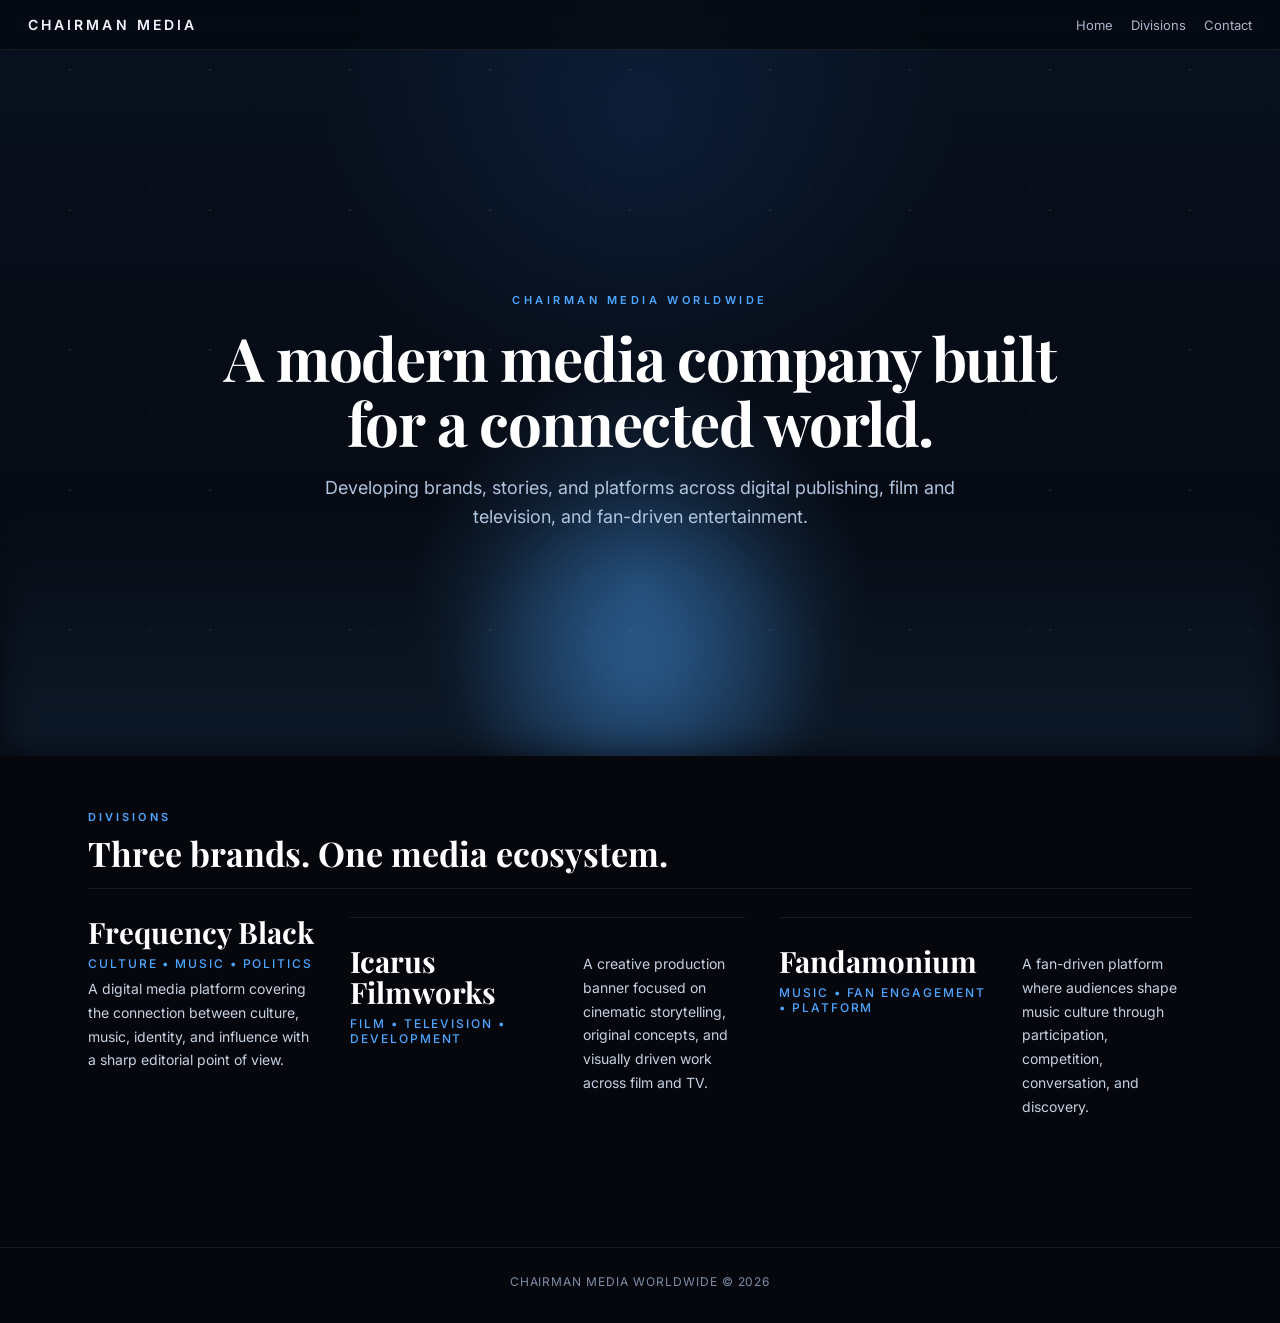
<file: Websites/index.html>
<!DOCTYPE html>
<html lang="en">
<head>
  <meta charset="UTF-8" />
  <meta name="viewport" content="width=device-width, initial-scale=1.0" />
  <title>Chairman Media Worldwide</title>

  <link href="https://fonts.googleapis.com/css2?family=Inter:wght@300;400;500;600&family=Playfair+Display:wght@500;700&display=swap" rel="stylesheet" />

  <style>
    :root{
      --blue:#4da6ff;
      --dark:#05070d;
      --dark-2:#08111f;
      --text:#ffffff;
      --muted:#b0c4de;
      --line:rgba(255,255,255,0.08);
    }

    *{
      box-sizing:border-box;
    }

    html{
      scroll-behavior:smooth;
    }

    body{
      margin:0;
      font-family:'Inter', sans-serif;
      background:#05070d;
      color:var(--text);
      overflow-x:hidden;
    }

    a{
      text-decoration:none;
      color:inherit;
    }

    /* NAV */
    nav{
      position:fixed;
      top:0;
      left:0;
      width:100%;
      z-index:1000;
      display:flex;
      justify-content:space-between;
      align-items:center;
      padding:16px 28px;
      background:rgba(5,7,13,0.72);
      backdrop-filter:blur(10px);
      border-bottom:1px solid var(--line);
    }

    .brand{
      font-size:14px;
      font-weight:600;
      letter-spacing:0.22em;
      text-transform:uppercase;
      color:#f2f6ff;
      white-space:nowrap;
    }

    .nav-links{
      display:flex;
      align-items:center;
      gap:18px;
      flex-wrap:wrap;
    }

    .nav-links a{
      font-size:13px;
      color:#a8b6cb;
      transition:color .25s ease;
    }

    .nav-links a:hover{
      color:#ffffff;
    }

    /* HERO */
    .hero{
      position:relative;
      min-height:84vh;
      display:flex;
      align-items:center;
      justify-content:center;
      text-align:center;
      padding:120px 20px 56px;
      overflow:hidden;
      background:
        radial-gradient(circle at 50% 78%, rgba(77,166,255,0.28), transparent 26%),
        radial-gradient(circle at 50% 15%, rgba(22,58,112,0.32), transparent 35%),
        linear-gradient(to bottom, var(--dark-2), var(--dark));
    }

    .hero::before{
      content:"";
      position:absolute;
      inset:0;
      background:
        radial-gradient(circle at 50% 88%, rgba(77,166,255,0.35), transparent 20%),
        linear-gradient(to top, rgba(77,166,255,0.12), transparent 35%);
      filter:blur(18px);
      pointer-events:none;
    }

    .hero::after{
      content:"";
      position:absolute;
      inset:0;
      background-image:
        radial-gradient(circle, rgba(255,255,255,0.7) 1px, transparent 1.2px),
        radial-gradient(circle, rgba(255,255,255,0.35) 1px, transparent 1.2px);
      background-size: 140px 140px, 220px 220px;
      background-position: 0 0, 40px 80px;
      opacity:0.12;
      pointer-events:none;
    }

    .hero-inner{
      position:relative;
      z-index:2;
      max-width:920px;
      margin:0 auto;
    }

    .eyebrow{
      display:inline-block;
      margin-bottom:18px;
      font-size:11px;
      font-weight:600;
      letter-spacing:0.32em;
      text-transform:uppercase;
      color:var(--blue);
    }

    .hero h1{
      margin:0;
      font-family:'Playfair Display', serif;
      font-size:clamp(34px, 5vw, 60px);
      line-height:1.08;
      font-weight:700;
      letter-spacing:-0.02em;
      animation:fadeUp 1.1s ease forwards;
    }

    .hero p{
      max-width:680px;
      margin:18px auto 0;
      font-size:clamp(15px, 1.5vw, 18px);
      line-height:1.65;
      color:var(--muted);
      animation:fadeUp 1.6s ease forwards;
    }

    @keyframes fadeUp{
      from{
        opacity:0;
        transform:translateY(26px);
      }
      to{
        opacity:1;
        transform:translateY(0);
      }
    }

    /* SECTION */
    .section{
      max-width:1160px;
      margin:0 auto;
      padding:54px 28px 72px;
    }

    .section-head{
      margin-bottom:16px;
    }

    .section-label{
      font-size:11px;
      font-weight:600;
      letter-spacing:0.28em;
      text-transform:uppercase;
      color:var(--blue);
    }

    .section-title{
      margin:10px 0 0;
      font-family:'Playfair Display', serif;
      font-size:clamp(24px, 3vw, 34px);
      line-height:1.12;
    }

    /* ROWS */
    .row{
      display:flex;
      justify-content:space-between;
      gap:34px;
      padding:28px 0;
      border-top:1px solid var(--line);
      opacity:0;
      transform:translateY(28px);
      transition:opacity .8s ease, transform .8s ease, border-color .25s ease;
    }

    .row.show{
      opacity:1;
      transform:translateY(0);
    }

    .row:hover{
      border-color:rgba(77,166,255,0.28);
    }

    .left{
      flex:1 1 55%;
    }

    .left h2{
      margin:0 0 8px;
      font-family:'Playfair Display', serif;
      font-size:clamp(22px, 2.3vw, 32px);
      line-height:1.05;
      font-weight:700;
    }

    .left span{
      display:block;
      font-size:12px;
      font-weight:500;
      letter-spacing:0.16em;
      text-transform:uppercase;
      color:var(--blue);
    }

    .right{
      flex:1 1 45%;
      max-width:420px;
      color:#c6d2e1;
      font-size:14px;
      line-height:1.7;
      padding-top:6px;
    }

    footer{
      border-top:1px solid var(--line);
      text-align:center;
      padding:26px 20px 34px;
      color:#7f8ea6;
      font-size:12px;
      letter-spacing:0.08em;
      text-transform:uppercase;
    }

    @media (max-width: 900px){
      .hero{
        min-height:auto;
        padding:112px 20px 52px;
      }

      .row{
        flex-direction:column;
        gap:14px;
      }

      .right{
        max-width:none;
        padding-top:0;
      }
    }

    @media (max-width: 640px){
      nav{
        padding:14px 18px;
      }

      .brand{
        font-size:12px;
        letter-spacing:0.16em;
      }

      .nav-links{
        gap:12px;
      }

      .nav-links a{
        font-size:12px;
      }

      .hero{
        padding:104px 18px 46px;
      }

      .section{
        padding:42px 18px 56px;
      }
    }
  </style>
</head>
<body>

  <nav>
    <div class="brand">Chairman Media</div>
    <div class="nav-links">
      <a href="#home">Home</a>
      <a href="#divisions">Divisions</a>
      <a href="#contact">Contact</a>
    </div>
  </nav>

  <section class="hero" id="home">
    <div class="hero-inner">
      <div class="eyebrow">Chairman Media Worldwide</div>
      <h1>
        A modern media company built for a connected world.
      </h1>
      <p>
        Developing brands, stories, and platforms across digital publishing,
        film and television, and fan-driven entertainment.
      </p>
    </div>
  </section>

  <section class="section" id="divisions">
    <div class="section-head">
      <div class="section-label">Divisions</div>
      <h2 class="section-title">Three brands. One media ecosystem.</h2>
    </div>

    <a href="https://frequencyblack.com" class="row-link">
  <div class="row">
      <div class="left">
        <h2>Frequency Black</h2>
        <span>Culture • Music • Politics</span>
      </div>
      <div class="right">
        A digital media platform covering the connection between culture,
        music, identity, and influence with a sharp editorial point of view.
      </div>
</a>


    <div class="row">
      <div class="left">
        <h2>Icarus Filmworks</h2>
        <span>Film • Television • Development</span>
      </div>
      <div class="right">
        A creative production banner focused on cinematic storytelling,
        original concepts, and visually driven work across film and TV.
      </div>
    </div>

    <div class="row">
      <div class="left">
        <h2>Fandamonium</h2>
        <span>Music • Fan Engagement • Platform</span>
      </div>
      <div class="right">
        A fan-driven platform where audiences shape music culture through
        participation, competition, conversation, and discovery.
      </div>
    </div>
  </section>

  <footer id="contact">
    Chairman Media Worldwide © 2026
  </footer>

  <script>
    const rows = document.querySelectorAll('.row');

    const observer = new IntersectionObserver((entries) => {
      entries.forEach((entry) => {
        if (entry.isIntersecting) {
          entry.target.classList.add('show');
        }
      });
    }, { threshold: 0.15 });

    rows.forEach((row) => observer.observe(row));
  </script>

</body>
</html>
</file>
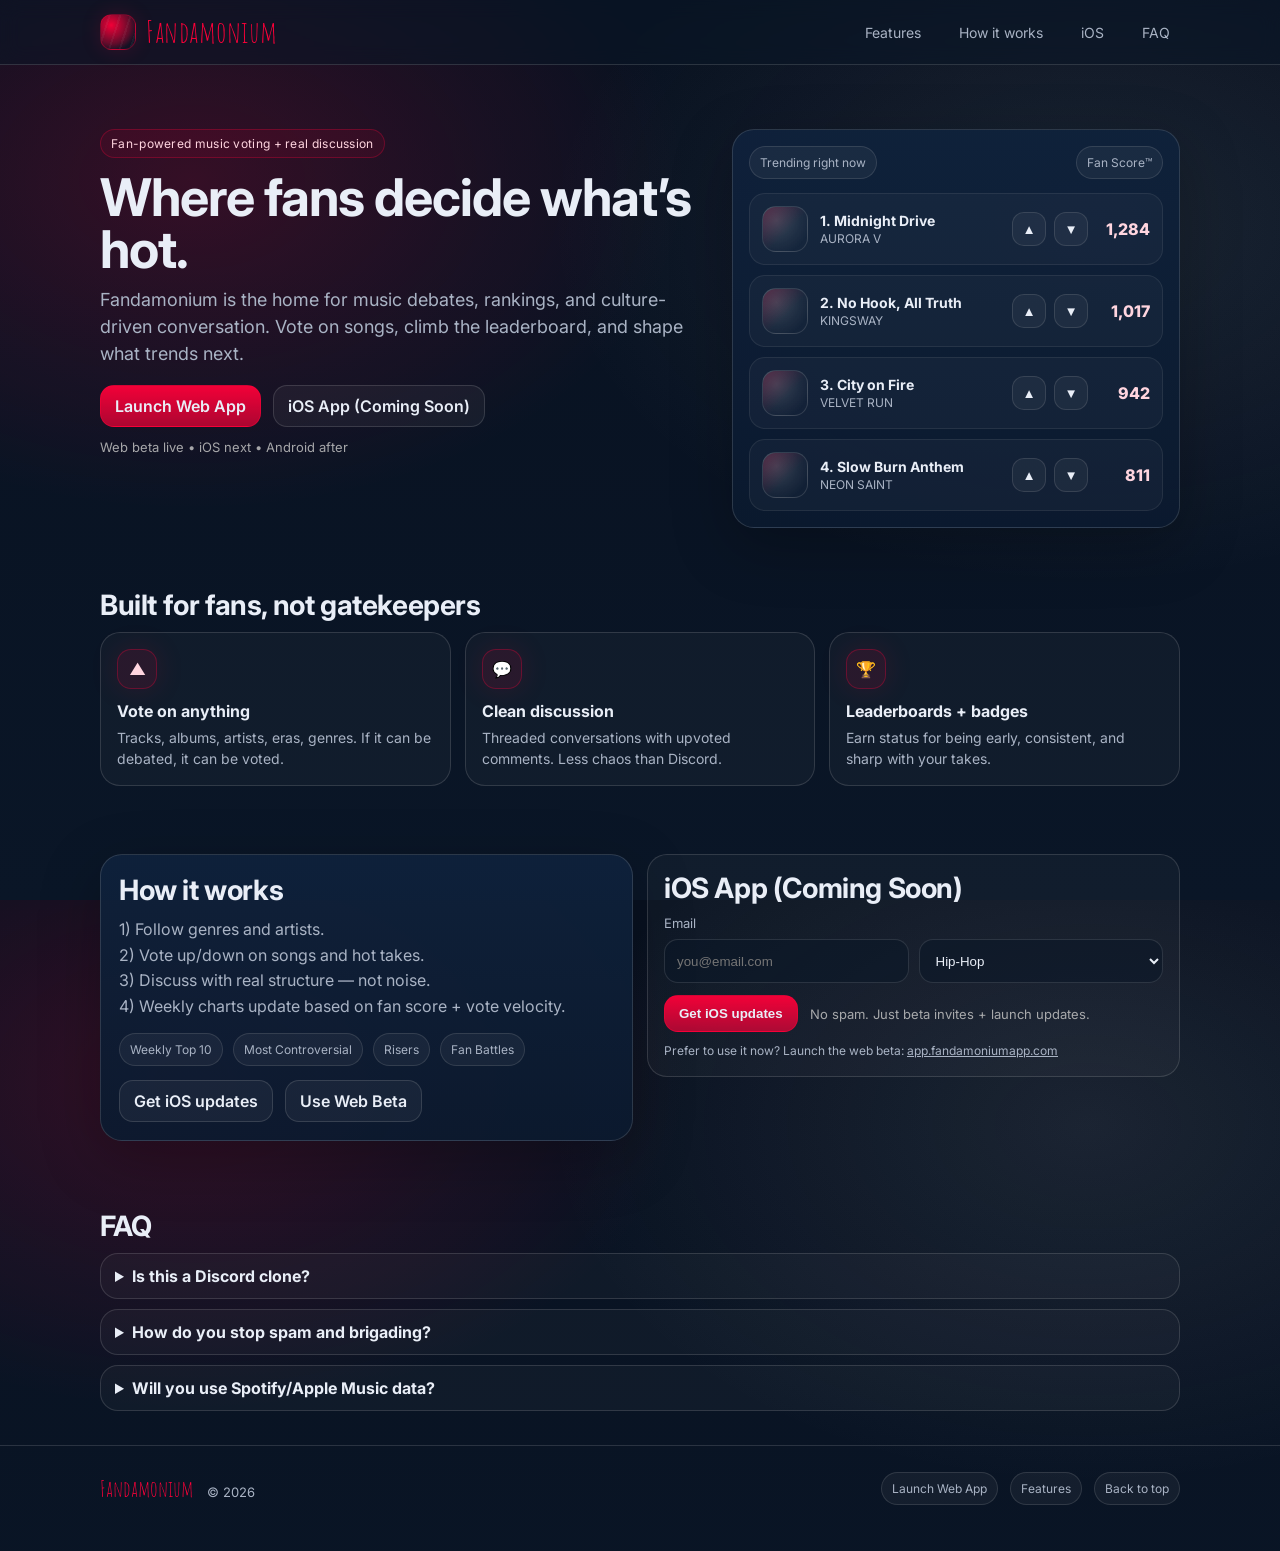
<file: Websites/Fandamonium/index.html>
<!doctype html>
<html lang="en">
<head>
  <meta charset="utf-8" />
  <meta name="viewport" content="width=device-width,initial-scale=1" />
  <meta name="description" content="Fandamonium — fan-powered music voting + discussion." />
  <title>Fandamonium — Fan-Powered Music Voting</title>

  <!-- Google tag (gtag.js) -->
  <script async src="https://www.googletagmanager.com/gtag/js?id=G-LVMQ5PCV6N"></script>
  <script>
    window.dataLayer = window.dataLayer || [];
    function gtag(){dataLayer.push(arguments);}
    gtag('js', new Date());
    gtag('config', 'G-LVMQ5PCV6N');
  </script>

  <!-- Fonts -->
  <link rel="preconnect" href="https://fonts.googleapis.com">
  <link rel="preconnect" href="https://fonts.gstatic.com" crossorigin>
  <link href="https://fonts.googleapis.com/css2?family=Amatic+SC:wght@700&family=Inter:wght@300;400;600;800&display=swap" rel="stylesheet">

  <style>
    :root{
      --red:#FE0039;
      --navy:#0A1627;
      --silver:#C1C1C1;
      --text:#E9EEF7;
      --muted:#A9B3C4;
      --card:#0F223C;
      --card2:#0B1A2F;
      --stroke: rgba(193,193,193,.18);
      --glow: rgba(254,0,57,.35);
    }
    *{box-sizing:border-box}
    html,body{height:100%}
    body{
      margin:0;
      font-family: Inter, system-ui, -apple-system, Segoe UI, Roboto, Helvetica, Arial, "Apple Color Emoji","Segoe UI Emoji";
      color:var(--text);
      background:
        radial-gradient(900px 600px at 15% 20%, rgba(254,0,57,.18), transparent 55%),
        radial-gradient(900px 600px at 85% 25%, rgba(193,193,193,.10), transparent 60%),
        linear-gradient(180deg, #081120, var(--navy));
      overflow-x:hidden;
    }
    a{color:inherit;text-decoration:none}
    .wrap{max-width:1120px;margin:0 auto;padding:0 20px}
    .topbar{
      position:sticky;top:0;z-index:50;
      backdrop-filter: blur(10px);
      background: rgba(10,22,39,.55);
      border-bottom:1px solid var(--stroke);
    }
    .topbar-inner{
      display:flex;align-items:center;justify-content:space-between;
      height:64px;
    }
    .brand{
      display:flex;align-items:center;gap:10px;
      letter-spacing:.5px;
    }
    .logo{
      width:36px;height:36px;border-radius:12px;
      background: radial-gradient(circle at 30% 30%, rgba(254,0,57,.95), rgba(254,0,57,.35) 55%, rgba(10,22,39,.15) 78%);
      border:1px solid rgba(254,0,57,.35);
      box-shadow: 0 0 20px rgba(254,0,57,.15);
      position:relative;
      overflow:hidden;
    }
    .logo::after{
      content:"";
      position:absolute;inset:-20%;
      background: repeating-linear-gradient(
        90deg,
        rgba(193,193,193,.18) 0px,
        rgba(193,193,193,.18) 2px,
        transparent 2px,
        transparent 10px
      );
      transform: rotate(18deg);
      opacity:.35;
    }
    .brand-name{
      font-family:"Amatic SC", cursive;
      font-size:30px;
      color:var(--red);
      line-height:1;
    }
    nav{
      display:flex;align-items:center;gap:18px;
      font-size:14px;color:var(--muted);
    }
    nav a{padding:8px 10px;border-radius:10px}
    nav a:hover{background:rgba(193,193,193,.06);color:var(--text)}
    .btn{
      display:inline-flex;align-items:center;justify-content:center;
      padding:10px 14px;border-radius:14px;
      border:1px solid var(--stroke);
      background: rgba(193,193,193,.06);
      color:var(--text);
      font-weight:600;
      transition: transform .12s ease, box-shadow .12s ease, background .12s ease;
      cursor:pointer;
    }
    .btn:hover{transform:translateY(-1px);box-shadow:0 10px 30px rgba(0,0,0,.22)}
    .btn-primary{
      border:1px solid rgba(254,0,57,.45);
      background: linear-gradient(180deg, rgba(254,0,57,.95), rgba(254,0,57,.65));
      box-shadow: 0 0 0 0 rgba(254,0,57,.0);
    }
    .btn-primary:hover{box-shadow:0 0 0 6px rgba(254,0,57,.12), 0 14px 34px rgba(0,0,0,.28)}
    .hero{
      padding:64px 0 26px;
      position:relative;
    }
    .hero-grid{
      display:grid;
      grid-template-columns: 1.15fr .85fr;
      gap:26px;
      align-items:stretch;
    }
    .kicker{
      display:inline-flex;align-items:center;gap:10px;
      padding:6px 10px;border-radius:999px;
      border:1px solid rgba(254,0,57,.28);
      background: rgba(254,0,57,.08);
      color:#ffd5df;
      font-size:12px;
      letter-spacing:.3px;
    }
    h1{
      margin:14px 0 10px;
      font-size:52px;line-height:1.0;
      letter-spacing:-1px;
    }
    .sub{
      margin:0;
      font-size:18px;
      color:var(--muted);
      max-width:56ch;
      line-height:1.5;
    }
    .cta-row{
      margin-top:18px;
      display:flex;gap:12px;flex-wrap:wrap;
      align-items:center;
    }
    .mini{
      font-size:13px;color:rgba(193,193,193,.85);
    }
    .card{
      border:1px solid var(--stroke);
      background: linear-gradient(180deg, rgba(15,34,60,.92), rgba(11,26,47,.92));
      border-radius:22px;
      box-shadow: 0 18px 60px rgba(0,0,0,.25);
      overflow:hidden;
    }
    .mock{
      position:relative;
      padding:16px;
      height:100%;
      min-height:330px;
    }
    .mock-top{
      display:flex;align-items:center;justify-content:space-between;
      gap:12px;margin-bottom:14px;
    }
    .pill{
      padding:8px 10px;border-radius:999px;
      border:1px solid rgba(193,193,193,.16);
      background: rgba(193,193,193,.06);
      color:var(--muted);
      font-size:12px;
    }
    .mock-list{display:grid;gap:10px}
    .song{
      display:grid;
      grid-template-columns: 46px 1fr auto;
      gap:12px;
      align-items:center;
      padding:12px;
      border-radius:16px;
      background: rgba(193,193,193,.04);
      border:1px solid rgba(193,193,193,.10);
    }
    .art{
      width:46px;height:46px;border-radius:14px;
      background: radial-gradient(circle at 30% 30%, rgba(193,193,193,.22), rgba(193,193,193,.06) 55%, transparent 80%);
      border:1px solid rgba(193,193,193,.18);
      position:relative;
      overflow:hidden;
    }
    .art::after{
      content:"";
      position:absolute;inset:-10%;
      background:
        linear-gradient(135deg, rgba(254,0,57,.25), transparent 55%);
      opacity:.9;
    }
    .song h3{margin:0;font-size:14px}
    .song p{margin:2px 0 0;font-size:12px;color:var(--muted)}
    .vote{
      display:flex;align-items:center;gap:8px;
    }
    .vbtn{
      width:34px;height:34px;border-radius:12px;
      border:1px solid rgba(193,193,193,.16);
      background: rgba(193,193,193,.06);
      color:var(--text);
      cursor:pointer;
      display:grid;place-items:center;
      transition: transform .1s ease, box-shadow .1s ease, border-color .1s ease;
      user-select:none;
    }
    .vbtn:hover{transform:translateY(-1px);box-shadow:0 10px 24px rgba(0,0,0,.22)}
    .vbtn.up:hover{border-color: rgba(254,0,57,.45); box-shadow:0 0 0 6px rgba(254,0,57,.10), 0 10px 24px rgba(0,0,0,.22)}
    .score{
      min-width:54px;text-align:right;
      font-weight:800;
      color:#ffd5df;
    }

    .section{padding:34px 0}
    .section h2{
      font-size:28px;
      margin:0 0 10px;
      letter-spacing:-.4px;
    }
    .grid-3{
      display:grid;
      grid-template-columns: repeat(3, 1fr);
      gap:14px;
    }
    .feature{
      padding:16px;border-radius:20px;
      border:1px solid var(--stroke);
      background: rgba(193,193,193,.04);
      min-height:140px;
    }
    .feature .icon{
      width:40px;height:40px;border-radius:14px;
      display:grid;place-items:center;
      border:1px solid rgba(254,0,57,.30);
      background: rgba(254,0,57,.10);
      box-shadow: 0 0 30px rgba(254,0,57,.12);
      margin-bottom:12px;
      font-weight:900;
      color:#ffd5df;
    }
    .feature h3{margin:0 0 6px;font-size:16px}
    .feature p{margin:0;color:var(--muted);line-height:1.5;font-size:14px}

    .split{
      display:grid;
      grid-template-columns: 1fr 1fr;
      gap:14px;
      align-items:start;
    }
    .form{
      padding:16px;border-radius:20px;
      border:1px solid var(--stroke);
      background: rgba(193,193,193,.04);
    }
    .form label{display:block;font-size:13px;color:var(--muted);margin-bottom:8px}
    .row{
      display:flex;gap:10px;flex-wrap:wrap;
    }
    input, select{
      height:44px;
      border-radius:14px;
      border:1px solid rgba(193,193,193,.16);
      background: rgba(10,22,39,.55);
      color:var(--text);
      padding:0 12px;
      outline:none;
      min-width:240px;
      flex:1;
    }
    input:focus, select:focus{border-color: rgba(254,0,57,.45); box-shadow:0 0 0 6px rgba(254,0,57,.10)}
    .tiny-note{margin-top:10px;color:var(--muted);font-size:12px;line-height:1.5}
    .faq{
      display:grid;gap:10px;
    }
    details{
      border:1px solid var(--stroke);
      background: rgba(193,193,193,.04);
      border-radius:18px;
      padding:12px 14px;
    }
    summary{
      cursor:pointer;
      font-weight:700;
    }
    details p{color:var(--muted);margin:10px 0 0;line-height:1.5}
    footer{
      padding:26px 0 46px;
      border-top:1px solid var(--stroke);
      color:var(--muted);
      font-size:13px;
    }
    .foot{
      display:flex;align-items:center;justify-content:space-between;gap:10px;flex-wrap:wrap;
    }

    /* Responsive */
    @media (max-width: 900px){
      .hero-grid{grid-template-columns:1fr}
      h1{font-size:44px}
      .grid-3{grid-template-columns:1fr}
      .split{grid-template-columns:1fr}
      nav{display:none}
    }
  </style>
</head>

<body>
  <header class="topbar">
    <div class="wrap topbar-inner">
      <a class="brand" href="#top">
        <div class="logo" aria-hidden="true"></div>
        <div class="brand-name">Fandamonium</div>
      </a>

      <nav aria-label="Primary">
        <a href="#features" data-track="nav_features">Features</a>
        <a href="#how" data-track="nav_how">How it works</a>
        <a href="#waitlist" data-track="nav_ios">iOS</a>
        <a href="#faq" data-track="nav_faq">FAQ</a>
      </nav>

     
    </div>
  </header>

  <main id="top">
    <section class="hero">
      <div class="wrap hero-grid">
        <div>
          <span class="kicker">Fan-powered music voting + real discussion</span>
          <h1>Where fans decide what’s hot.</h1>
          <p class="sub">
            Fandamonium is the home for music debates, rankings, and culture-driven conversation.
            Vote on songs, climb the leaderboard, and shape what trends next.
          </p>

          <div class="cta-row">
            <a class="btn btn-primary"
               href="https://app.fandamoniumapp.com"
               target="_blank"
               rel="noopener"
               onclick="gtag('event','launch_web_app_click',{event_category:'cta',event_label:'hero'});">
              Launch Web App
            </a>
            <a class="btn" href="#waitlist" data-track="hero_ios_cta">iOS App (Coming Soon)</a>
            <span class="mini">Web beta live • iOS next • Android after</span>
          </div>
        </div>

        <div class="card mock" aria-label="Product preview">
          <div class="mock-top">
            <span class="pill">Trending right now</span>
            <span class="pill">Fan Score™</span>
          </div>

          <div class="mock-list" id="songList">
            <!-- JS will populate -->
          </div>
        </div>
      </div>
    </section>

    <section class="section" id="features">
      <div class="wrap">
        <h2>Built for fans, not gatekeepers</h2>
        <div class="grid-3">
          <div class="feature">
            <div class="icon">▲</div>
            <h3>Vote on anything</h3>
            <p>Tracks, albums, artists, eras, genres. If it can be debated, it can be voted.</p>
          </div>
          <div class="feature">
            <div class="icon">💬</div>
            <h3>Clean discussion</h3>
            <p>Threaded conversations with upvoted comments. Less chaos than Discord.</p>
          </div>
          <div class="feature">
            <div class="icon">🏆</div>
            <h3>Leaderboards + badges</h3>
            <p>Earn status for being early, consistent, and sharp with your takes.</p>
          </div>
        </div>
      </div>
    </section>

    <section class="section" id="how">
      <div class="wrap split">
        <div class="card" style="padding:18px">
          <h2 style="margin:0 0 10px">How it works</h2>
          <p style="margin:0;color:var(--muted);line-height:1.6">
            1) Follow genres and artists.<br>
            2) Vote up/down on songs and hot takes.<br>
            3) Discuss with real structure — not noise.<br>
            4) Weekly charts update based on fan score + vote velocity.
          </p>
          <div style="margin-top:14px; display:flex; gap:10px; flex-wrap:wrap;">
            <span class="pill">Weekly Top 10</span>
            <span class="pill">Most Controversial</span>
            <span class="pill">Risers</span>
            <span class="pill">Fan Battles</span>
          </div>

          <div class="cta-row" style="margin-top:14px">
            <a class="btn"
               href="#waitlist"
               data-track="how_ios_cta">
              Get iOS updates
            </a>
            <a class="btn"
               href="https://app.fandamoniumapp.com"
               target="_blank"
               rel="noopener"
               onclick="gtag('event','launch_web_app_click',{event_category:'cta',event_label:'how_section'});">
              Use Web Beta
            </a>
          </div>
        </div>

        <div class="form" id="waitlist">
          <h2 style="margin:0 0 10px">iOS App (Coming Soon)</h2>
          <label for="email">Email</label>

          <form id="waitlistForm" name="waitlist" method="POST" data-netlify="true" action="thanks.html">
            <input type="hidden" name="form-name" value="waitlist" />

            <div class="row">
              <input id="email" name="email" type="email" placeholder="you@email.com" autocomplete="email" required />
              <select id="genre" name="genre" required>
                <option value="Hip-Hop">Hip-Hop</option>
                <option value="R&B">R&B</option>
                <option value="Pop">Pop</option>
                <option value="Rock">Rock</option>
                <option value="Gospel">Gospel</option>
                <option value="EDM">EDM</option>
                <option value="Indie">Indie</option>
                <option value="Other">Other</option>
              </select>
            </div>

            <div class="cta-row" style="margin-top:12px">
              <button class="btn btn-primary"
                      type="submit"
                      onclick="gtag('event','waitlist_submit_click',{event_category:'conversion',event_label:'ios_waitlist_button'});">
                Get iOS updates
              </button>
              <span class="mini" aria-live="polite">No spam. Just beta invites + launch updates.</span>
            </div>

            <div class="tiny-note">
              Prefer to use it now? Launch the web beta:
              <a href="https://app.fandamoniumapp.com"
                 target="_blank"
                 rel="noopener"
                 onclick="gtag('event','launch_web_app_click',{event_category:'cta',event_label:'waitlist_note'});"
                 style="text-decoration:underline;">
                app.fandamoniumapp.com
              </a>
            </div>
          </form>
        </div>
      </div>
    </section>

    <section class="section" id="faq">
      <div class="wrap">
        <h2>FAQ</h2>
        <div class="faq">
          <details>
            <summary data-track="faq_discord">Is this a Discord clone?</summary>
            <p>No. Discord is chat-first. Fandamonium is voting + threads first, with cleaner structure and discovery.</p>
          </details>
          <details>
            <summary data-track="faq_spam">How do you stop spam and brigading?</summary>
            <p>One-vote-per-user, rate limits, anomaly detection on vote velocity, and moderation tools.</p>
          </details>
          <details>
            <summary data-track="faq_spotify">Will you use Spotify/Apple Music data?</summary>
            <p>Yes — artwork and metadata via APIs. Playback depends on licensing and platform rules.</p>
          </details>
        </div>
      </div>
    </section>
  </main>

  <footer>
    <div class="wrap foot">
      <div>
        <span style="font-family:'Amatic SC', cursive; font-size:22px; color:var(--red);">Fandamonium</span>
        <span style="margin-left:10px;">© <span id="year"></span></span>
      </div>
      <div style="display:flex; gap:12px; flex-wrap:wrap;">
        <a class="pill"
           href="https://app.fandamoniumapp.com"
           target="_blank"
           rel="noopener"
           onclick="gtag('event','launch_web_app_click',{event_category:'cta',event_label:'footer'});">
          Launch Web App
        </a>
        <a class="pill" href="#features" data-track="footer_features">Features</a>
        <a class="pill" href="#top" data-track="footer_top">Back to top</a>
      </div>
    </div>
  </footer>

  <script>
    // Demo data for mock UI
    const songs = [
      { title: "Midnight Drive", artist: "AURORA V", score: 1284 },
      { title: "No Hook, All Truth", artist: "KINGSWAY", score: 1017 },
      { title: "City on Fire", artist: "VELVET RUN", score: 942 },
      { title: "Slow Burn Anthem", artist: "NEON SAINT", score: 811 },
    ];

    const list = document.getElementById("songList");
    const fmt = (n) => n.toString().replace(/\B(?=(\d{3})+(?!\d))/g, ",");

    function renderSongs() {
      list.innerHTML = "";
      songs.forEach((s, i) => {
        const row = document.createElement("div");
        row.className = "song";
        row.innerHTML = `
          <div class="art" aria-hidden="true"></div>
          <div>
            <h3>${i+1}. ${s.title}</h3>
            <p>${s.artist}</p>
          </div>
          <div class="vote">
            <button class="vbtn up" aria-label="Upvote ${s.title}" data-i="${i}" data-dir="up" type="button">▲</button>
            <button class="vbtn" aria-label="Downvote ${s.title}" data-i="${i}" data-dir="down" type="button">▼</button>
            <div class="score" aria-label="Score">${fmt(s.score)}</div>
          </div>
        `;
        list.appendChild(row);
      });
    }

    // Vote buttons: update demo scores + track engagement
    list.addEventListener("click", (e) => {
      const btn = e.target.closest("button");
      if (!btn) return;

      const i = Number(btn.dataset.i);
      const dir = btn.dataset.dir;

      if (dir === "up") songs[i].score += 7;
      else songs[i].score -= 5;

      // Track mock votes
      if (typeof gtag === "function") {
        gtag("event", "mock_vote_click", {
          event_category: "engagement",
          event_label: dir,
          song_rank: i + 1,
          song_title: songs[i].title
        });
      }

      renderSongs();
    });

    // Track internal clicks using data-track
    document.addEventListener("click", (e) => {
      const el = e.target.closest("[data-track]");
      if (!el) return;
      const label = el.getAttribute("data-track");
      if (typeof gtag === "function") {
        gtag("event", "ui_click", {
          event_category: "navigation",
          event_label: label
        });
      }
    });

    // Track successful waitlist submits (more reliable than button click alone)
    const waitlistForm = document.getElementById("waitlistForm");
    if (waitlistForm) {
      waitlistForm.addEventListener("submit", () => {
        if (typeof gtag === "function") {
          gtag("event", "waitlist_submit", {
            event_category: "conversion",
            event_label: "ios_waitlist"
          });
        }
      });
    }

    // Scroll depth tracking (25/50/75/90)
    (function(){
      const fired = new Set();
      function send(pct){
        if (fired.has(pct)) return;
        fired.add(pct);
        if (typeof gtag === "function") {
          gtag("event", "scroll_depth", {
            event_category: "engagement",
            event_label: pct + "%"
          });
        }
      }
      window.addEventListener("scroll", () => {
        const doc = document.documentElement;
        const scrollTop = doc.scrollTop || document.body.scrollTop;
        const scrollHeight = doc.scrollHeight - doc.clientHeight;
        if (scrollHeight <= 0) return;
        const pct = Math.round((scrollTop / scrollHeight) * 100);
        if (pct >= 25) send(25);
        if (pct >= 50) send(50);
        if (pct >= 75) send(75);
        if (pct >= 90) send(90);
      }, { passive:true });
    })();

    document.getElementById("year").textContent = new Date().getFullYear();
    renderSongs();
  </script>
</body>
</html>
</file>
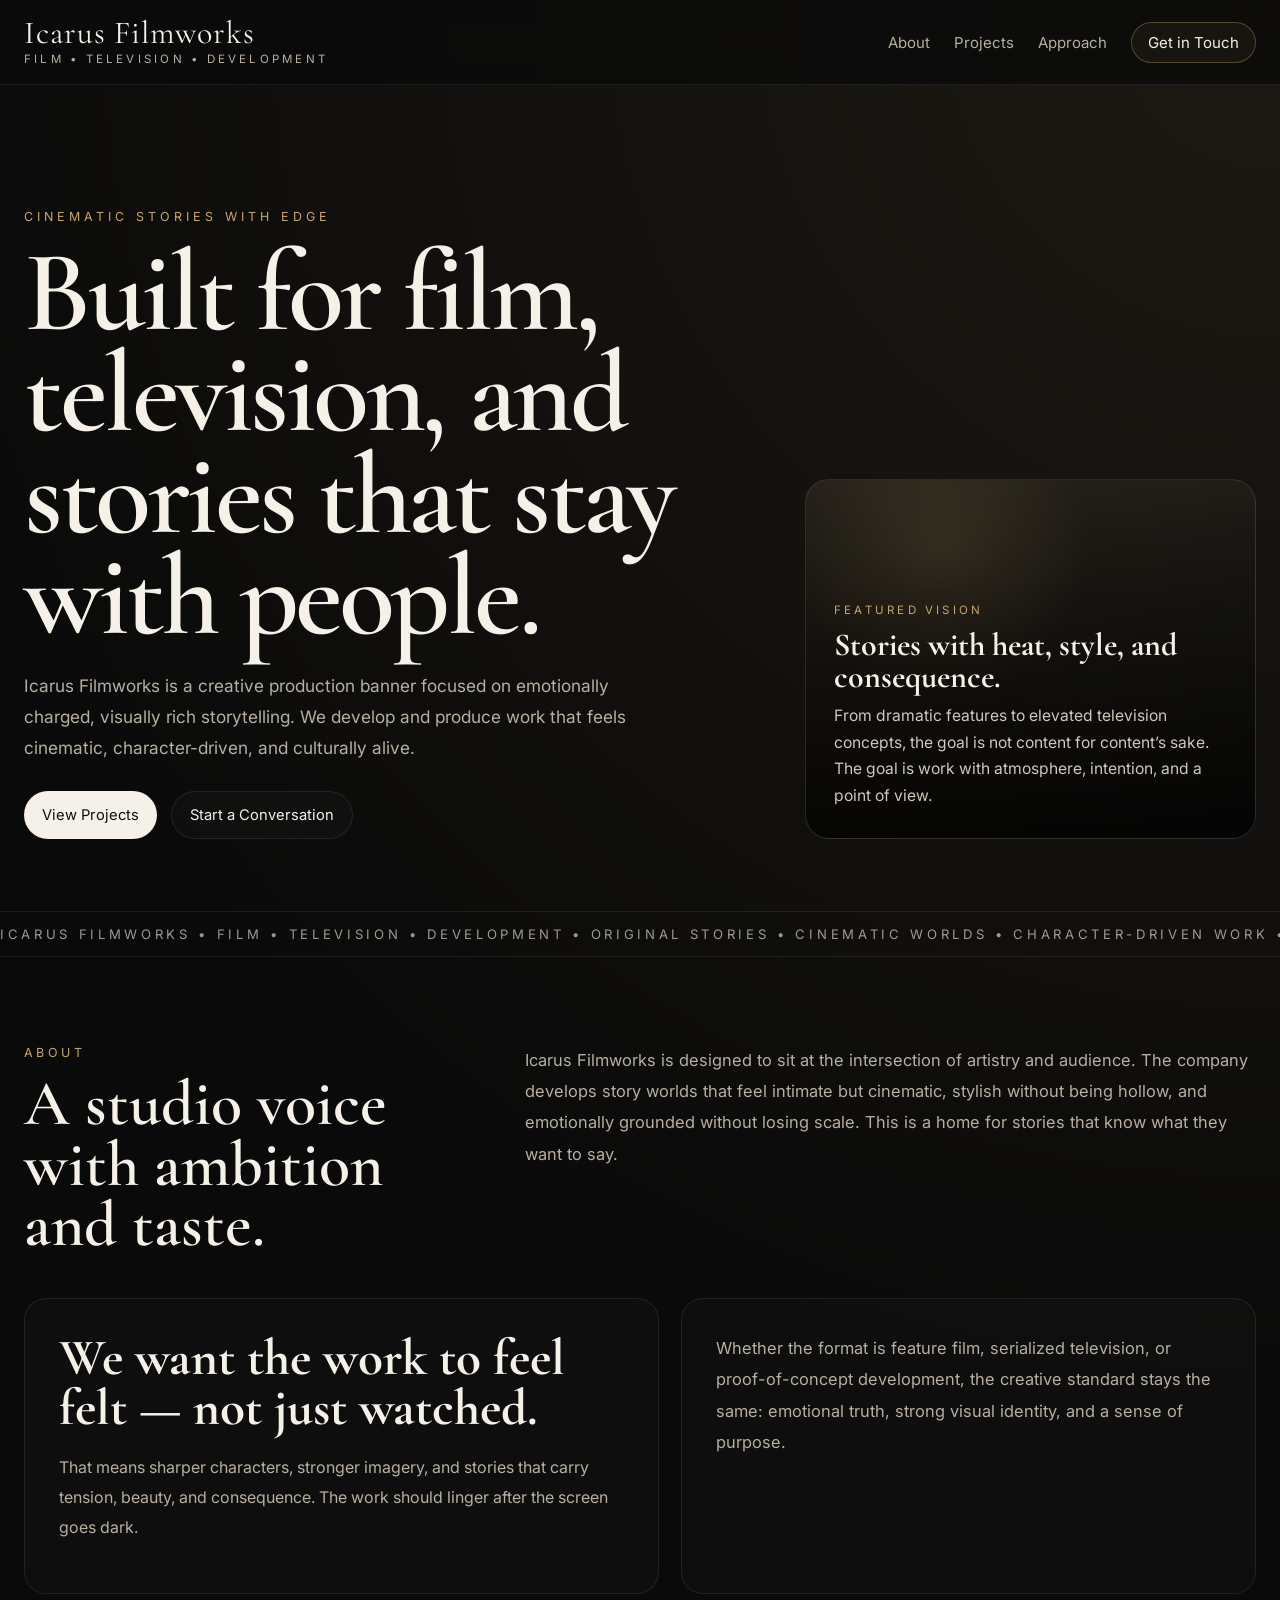
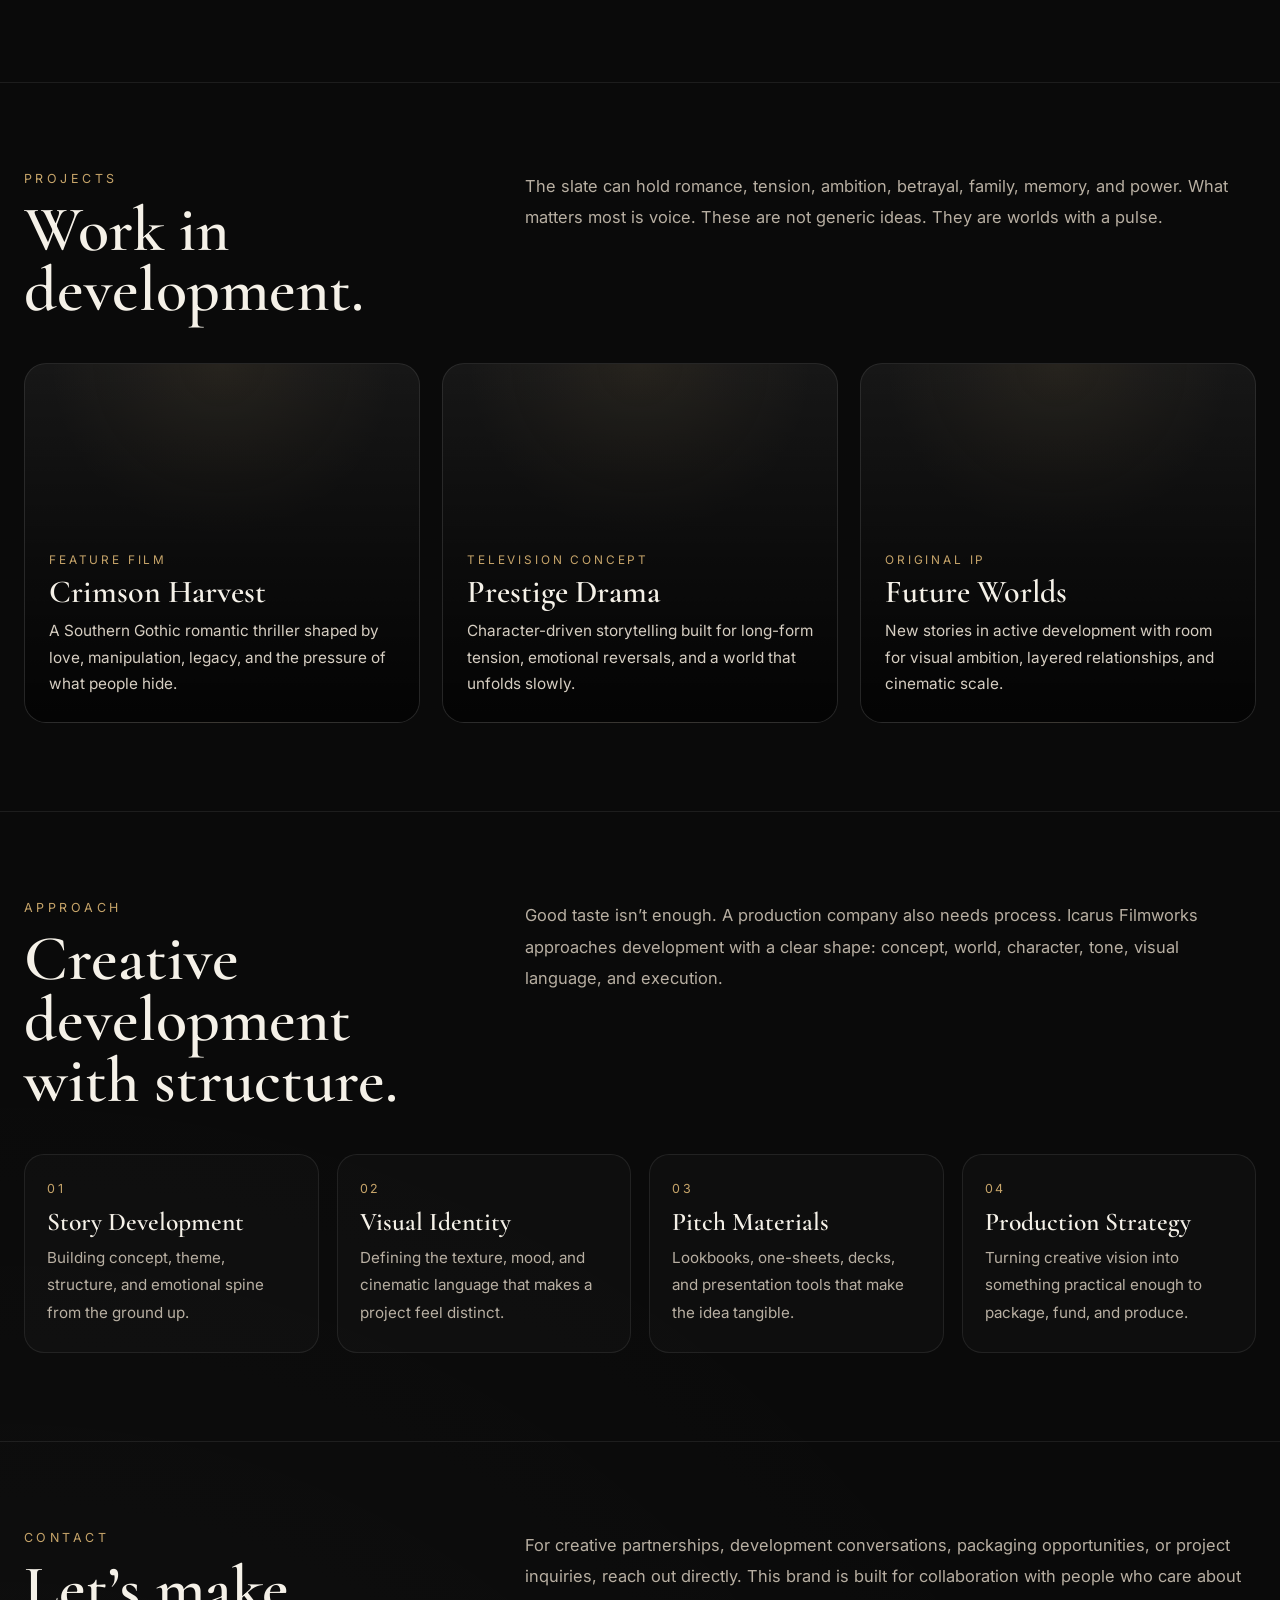
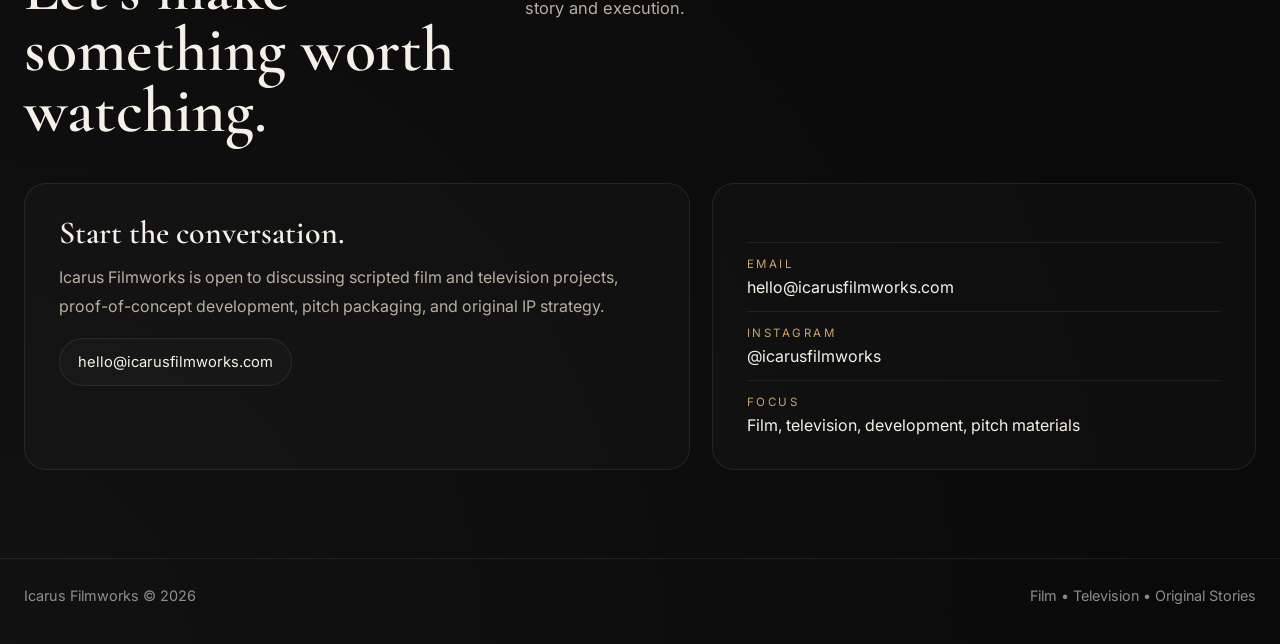
<file: Websites/Icarus/index.html>
<!DOCTYPE html>
<html lang="en">
<head>
  <meta charset="UTF-8" />
  <meta name="viewport" content="width=device-width, initial-scale=1.0" />
  <title>Icarus Filmworks</title>

  <link href="https://fonts.googleapis.com/css2?family=Cormorant+Garamond:wght@400;500;600;700&family=Inter:wght@300;400;500;600&display=swap" rel="stylesheet" />

  <style>
    :root{
      --bg:#0a0a0a;
      --bg-soft:#111111;
      --panel:#141414;
      --line:rgba(255,255,255,0.08);
      --text:#f5f1e8;
      --muted:#b8afa2;
      --gold:#c7a56a;
      --gold-soft:rgba(199,165,106,0.18);
    }

    *{
      box-sizing:border-box;
    }

    html{
      scroll-behavior:smooth;
    }

    body{
      margin:0;
      background:
        radial-gradient(circle at top right, rgba(199,165,106,0.10), transparent 35%),
        radial-gradient(circle at bottom left, rgba(255,255,255,0.03), transparent 30%),
        var(--bg);
      color:var(--text);
      font-family:'Inter', sans-serif;
      overflow-x:hidden;
    }

    a{
      color:inherit;
      text-decoration:none;
    }

    .container{
      width:min(1240px, calc(100% - 48px));
      margin:0 auto;
    }

    /* NAV */
    nav{
      position:sticky;
      top:0;
      z-index:1000;
      backdrop-filter:blur(12px);
      background:rgba(10,10,10,0.82);
      border-bottom:1px solid var(--line);
    }

    .nav-inner{
      min-height:84px;
      display:flex;
      align-items:center;
      justify-content:space-between;
      gap:20px;
    }

    .brand{
      display:flex;
      flex-direction:column;
      gap:4px;
    }

    .brand-title{
      font-family:'Cormorant Garamond', serif;
      font-size:2rem;
      line-height:0.95;
      letter-spacing:1px;
    }

    .brand-sub{
      font-size:0.72rem;
      text-transform:uppercase;
      letter-spacing:0.28em;
      color:var(--muted);
    }

    .menu{
      display:flex;
      align-items:center;
      gap:24px;
      flex-wrap:wrap;
    }

    .menu a{
      color:var(--muted);
      font-size:0.94rem;
      transition:color .25s ease, opacity .25s ease;
    }

    .menu a:hover{
      color:var(--text);
    }

    .menu .cta{
      border:1px solid rgba(199,165,106,0.35);
      padding:10px 16px;
      border-radius:999px;
      color:var(--text);
      background:rgba(199,165,106,0.06);
    }

    /* HERO */
    .hero{
      position:relative;
      padding:120px 0 72px;
      border-bottom:1px solid var(--line);
    }

    .hero-grid{
      display:grid;
      grid-template-columns:1.3fr 0.8fr;
      gap:48px;
      align-items:end;
    }

    .eyebrow{
      display:inline-block;
      margin-bottom:18px;
      font-size:0.78rem;
      text-transform:uppercase;
      letter-spacing:0.32em;
      color:var(--gold);
    }

    .hero h1{
      margin:0;
      max-width:860px;
      font-family:'Cormorant Garamond', serif;
      font-size:clamp(4rem, 9vw, 8rem);
      line-height:0.88;
      font-weight:600;
      letter-spacing:-0.03em;
    }

    .hero-copy{
      max-width:620px;
      margin-top:22px;
      color:var(--muted);
      font-size:1.08rem;
      line-height:1.8;
    }

    .hero-actions{
      margin-top:28px;
      display:flex;
      gap:14px;
      flex-wrap:wrap;
    }

    .button{
      display:inline-flex;
      align-items:center;
      justify-content:center;
      min-height:48px;
      padding:0 18px;
      border-radius:999px;
      font-size:0.92rem;
      transition:transform .25s ease, background .25s ease, border-color .25s ease;
    }

    .button.primary{
      background:var(--text);
      color:#0f0f0f;
    }

    .button.secondary{
      border:1px solid var(--line);
      color:var(--text);
      background:rgba(255,255,255,0.02);
    }

    .button:hover{
      transform:translateY(-2px);
    }

    .hero-panel{
      border:1px solid var(--line);
      background:
        linear-gradient(180deg, rgba(255,255,255,0.02), rgba(255,255,255,0)),
        linear-gradient(135deg, rgba(199,165,106,0.10), rgba(255,255,255,0.01));
      border-radius:24px;
      padding:28px;
      min-height:360px;
      display:flex;
      flex-direction:column;
      justify-content:flex-end;
      position:relative;
      overflow:hidden;
    }

    .hero-panel::before{
      content:"";
      position:absolute;
      inset:0;
      background:
        linear-gradient(to top, rgba(0,0,0,0.78), rgba(0,0,0,0.12)),
        radial-gradient(circle at 30% 20%, rgba(199,165,106,0.18), transparent 35%);
      pointer-events:none;
    }

    .hero-panel-content{
      position:relative;
      z-index:1;
    }

    .hero-panel-label{
      font-size:0.72rem;
      text-transform:uppercase;
      letter-spacing:0.28em;
      color:var(--gold);
      margin-bottom:12px;
    }

    .hero-panel h2{
      margin:0 0 10px 0;
      font-family:'Cormorant Garamond', serif;
      font-size:2rem;
      line-height:1;
    }

    .hero-panel p{
      margin:0;
      color:#d0c8bd;
      line-height:1.7;
      font-size:0.98rem;
    }

    /* STRIP */
    .strip{
      border-bottom:1px solid var(--line);
      overflow:hidden;
    }

    .strip-track{
      white-space:nowrap;
      padding:14px 0;
      color:rgba(245,241,232,0.62);
      font-size:0.82rem;
      letter-spacing:0.28em;
      text-transform:uppercase;
      animation:scroll 24s linear infinite;
    }

    @keyframes scroll{
      from{transform:translateX(0);}
      to{transform:translateX(-50%);}
    }

    /* SECTIONS */
    section{
      border-bottom:1px solid var(--line);
    }

    .section-inner{
      padding:88px 0;
    }

    .section-top{
      display:grid;
      grid-template-columns:0.75fr 1.2fr;
      gap:44px;
      margin-bottom:42px;
    }

    .section-kicker{
      font-size:0.78rem;
      text-transform:uppercase;
      letter-spacing:0.28em;
      color:var(--gold);
      margin-bottom:14px;
    }

    .section-title{
      margin:0;
      font-family:'Cormorant Garamond', serif;
      font-size:clamp(2.2rem, 5vw, 4rem);
      line-height:0.95;
      font-weight:600;
    }

    .section-copy{
      max-width:760px;
      margin:0;
      color:var(--muted);
      line-height:1.9;
      font-size:1.03rem;
    }

    /* PROJECT GRID */
    .projects{
      display:grid;
      grid-template-columns:repeat(3, minmax(0, 1fr));
      gap:22px;
    }

    .project{
      min-height:360px;
      border:1px solid var(--line);
      border-radius:22px;
      overflow:hidden;
      position:relative;
      background:
        linear-gradient(180deg, rgba(255,255,255,0.02), rgba(255,255,255,0)),
        radial-gradient(circle at top, rgba(199,165,106,0.10), transparent 42%),
        var(--panel);
      transition:transform .35s ease, border-color .35s ease, box-shadow .35s ease;
    }

    .project:hover{
      transform:translateY(-8px);
      border-color:rgba(199,165,106,0.35);
      box-shadow:0 22px 60px rgba(0,0,0,0.28);
    }

    .project::after{
      content:"";
      position:absolute;
      inset:0;
      background:linear-gradient(to top, rgba(0,0,0,0.82), rgba(0,0,0,0.08));
      pointer-events:none;
    }

    .project-content{
      position:absolute;
      left:24px;
      right:24px;
      bottom:24px;
      z-index:1;
    }

    .project-type{
      font-size:0.74rem;
      text-transform:uppercase;
      letter-spacing:0.24em;
      color:var(--gold);
      margin-bottom:10px;
    }

    .project h3{
      margin:0 0 10px;
      font-family:'Cormorant Garamond', serif;
      font-size:2rem;
      line-height:0.95;
      font-weight:600;
    }

    .project p{
      margin:0;
      color:#d6cec2;
      font-size:0.96rem;
      line-height:1.75;
    }

    /* MANIFESTO */
    .manifesto{
      display:grid;
      grid-template-columns:1.05fr 0.95fr;
      gap:22px;
      align-items:stretch;
    }

    .manifesto-block{
      border:1px solid var(--line);
      border-radius:22px;
      padding:34px;
      background:rgba(255,255,255,0.02);
    }

    .manifesto-quote{
      font-family:'Cormorant Garamond', serif;
      font-size:clamp(2rem, 4vw, 3.5rem);
      line-height:0.98;
      margin:0;
      max-width:650px;
    }

    .manifesto-small{
      margin-top:18px;
      color:var(--muted);
      line-height:1.9;
      max-width:560px;
    }

    /* SERVICES */
    .services{
      display:grid;
      grid-template-columns:repeat(4, minmax(0, 1fr));
      gap:18px;
    }

    .service{
      border:1px solid var(--line);
      border-radius:20px;
      padding:26px 22px;
      background:rgba(255,255,255,0.02);
      transition:transform .28s ease, border-color .28s ease;
    }

    .service:hover{
      transform:translateY(-6px);
      border-color:rgba(199,165,106,0.35);
    }

    .service-number{
      display:block;
      margin-bottom:14px;
      color:var(--gold);
      font-size:0.78rem;
      letter-spacing:0.22em;
      text-transform:uppercase;
    }

    .service h4{
      margin:0 0 10px;
      font-family:'Cormorant Garamond', serif;
      font-size:1.6rem;
      line-height:0.95;
      font-weight:600;
    }

    .service p{
      margin:0;
      color:var(--muted);
      font-size:0.95rem;
      line-height:1.8;
    }

    /* CONTACT */
    .contact-grid{
      display:grid;
      grid-template-columns:1.1fr 0.9fr;
      gap:22px;
    }

    .contact-panel{
      border:1px solid var(--line);
      border-radius:22px;
      padding:34px;
      background:rgba(255,255,255,0.02);
    }

    .contact-panel h3{
      margin:0 0 14px;
      font-family:'Cormorant Garamond', serif;
      font-size:2rem;
      line-height:0.95;
      font-weight:600;
    }

    .contact-panel p{
      margin:0 0 16px 0;
      color:var(--muted);
      line-height:1.85;
    }

    .contact-links{
      display:grid;
      gap:14px;
      margin-top:24px;
    }

    .contact-link{
      border-top:1px solid var(--line);
      padding-top:14px;
      color:var(--text);
    }

    .contact-link span{
      display:block;
      color:var(--gold);
      font-size:0.72rem;
      text-transform:uppercase;
      letter-spacing:0.22em;
      margin-bottom:6px;
    }

    /* FOOTER */
    footer{
      padding:28px 0 40px;
      color:rgba(245,241,232,0.56);
      font-size:0.9rem;
    }

    .footer-inner{
      display:flex;
      justify-content:space-between;
      gap:20px;
      flex-wrap:wrap;
    }

    /* MOBILE */
    @media (max-width: 1024px){
      .hero-grid,
      .section-top,
      .manifesto,
      .contact-grid{
        grid-template-columns:1fr;
      }

      .projects{
        grid-template-columns:1fr;
      }

      .services{
        grid-template-columns:repeat(2, minmax(0, 1fr));
      }

      .hero-panel{
        min-height:300px;
      }
    }

    @media (max-width: 720px){
      .container{
        width:min(100% - 32px, 1240px);
      }

      .nav-inner{
        min-height:auto;
        padding:18px 0;
        align-items:flex-start;
        flex-direction:column;
      }

      .menu{
        gap:16px;
      }

      .hero{
        padding:92px 0 58px;
      }

      .hero-copy{
        font-size:1rem;
      }

      .section-inner{
        padding:64px 0;
      }

      .services{
        grid-template-columns:1fr;
      }

      .project{
        min-height:300px;
      }

      .brand-title{
        font-size:1.7rem;
      }
    }
  </style>
</head>
<body>

  <nav>
    <div class="container nav-inner">
      <div class="brand">
        <a href="#" class="brand-title">Icarus Filmworks</a>
        <div class="brand-sub">Film • Television • Development</div>
      </div>

      <div class="menu">
        <a href="#about">About</a>
        <a href="#projects">Projects</a>
        <a href="#approach">Approach</a>
        <a href="#contact" class="cta">Get in Touch</a>
      </div>
    </div>
  </nav>

  <main>

    <section class="hero">
      <div class="container hero-grid">
        <div>
          <div class="eyebrow">Cinematic stories with edge</div>
          <h1>Built for film, television, and stories that stay with people.</h1>
          <p class="hero-copy">
            Icarus Filmworks is a creative production banner focused on emotionally charged,
            visually rich storytelling. We develop and produce work that feels cinematic,
            character-driven, and culturally alive.
          </p>

          <div class="hero-actions">
            <a href="#projects" class="button primary">View Projects</a>
            <a href="#contact" class="button secondary">Start a Conversation</a>
          </div>
        </div>

        <div class="hero-panel">
          <div class="hero-panel-content">
            <div class="hero-panel-label">Featured vision</div>
            <h2>Stories with heat, style, and consequence.</h2>
            <p>
              From dramatic features to elevated television concepts, the goal is not content for content’s sake.
              The goal is work with atmosphere, intention, and a point of view.
            </p>
          </div>
        </div>
      </div>
    </section>

    <div class="strip">
      <div class="strip-track">
        ICARUS FILMWORKS • FILM • TELEVISION • DEVELOPMENT • ORIGINAL STORIES • CINEMATIC WORLDS • CHARACTER-DRIVEN WORK • ICARUS FILMWORKS • FILM • TELEVISION • DEVELOPMENT •
      </div>
    </div>

    <section id="about">
      <div class="container section-inner">
        <div class="section-top">
          <div>
            <div class="section-kicker">About</div>
            <h2 class="section-title">A studio voice with ambition and taste.</h2>
          </div>

          <p class="section-copy">
            Icarus Filmworks is designed to sit at the intersection of artistry and audience.
            The company develops story worlds that feel intimate but cinematic, stylish without being hollow,
            and emotionally grounded without losing scale. This is a home for stories that know what they want to say.
          </p>
        </div>

        <div class="manifesto">
          <div class="manifesto-block">
            <h3 class="manifesto-quote">
              We want the work to feel felt — not just watched.
            </h3>
            <p class="manifesto-small">
              That means sharper characters, stronger imagery, and stories that carry tension, beauty,
              and consequence. The work should linger after the screen goes dark.
            </p>
          </div>

          <div class="manifesto-block">
            <p class="section-copy" style="margin:0;">
              Whether the format is feature film, serialized television, or proof-of-concept development,
              the creative standard stays the same: emotional truth, strong visual identity, and a sense of purpose.
            </p>
          </div>
        </div>
      </div>
    </section>

    <section id="projects">
      <div class="container section-inner">
        <div class="section-top">
          <div>
            <div class="section-kicker">Projects</div>
            <h2 class="section-title">Work in development.</h2>
          </div>

          <p class="section-copy">
            The slate can hold romance, tension, ambition, betrayal, family, memory, and power.
            What matters most is voice. These are not generic ideas. They are worlds with a pulse.
          </p>
        </div>

        <div class="projects">
          <article class="project">
            <div class="project-content">
              <div class="project-type">Feature Film</div>
              <h3>Crimson Harvest</h3>
              <p>
                A Southern Gothic romantic thriller shaped by love, manipulation, legacy, and the pressure of what people hide.
              </p>
            </div>
          </article>

          <article class="project">
            <div class="project-content">
              <div class="project-type">Television Concept</div>
              <h3>Prestige Drama</h3>
              <p>
                Character-driven storytelling built for long-form tension, emotional reversals, and a world that unfolds slowly.
              </p>
            </div>
          </article>

          <article class="project">
            <div class="project-content">
              <div class="project-type">Original IP</div>
              <h3>Future Worlds</h3>
              <p>
                New stories in active development with room for visual ambition, layered relationships, and cinematic scale.
              </p>
            </div>
          </article>
        </div>
      </div>
    </section>

    <section id="approach">
      <div class="container section-inner">
        <div class="section-top">
          <div>
            <div class="section-kicker">Approach</div>
            <h2 class="section-title">Creative development with structure.</h2>
          </div>

          <p class="section-copy">
            Good taste isn’t enough. A production company also needs process. Icarus Filmworks approaches development with a clear shape:
            concept, world, character, tone, visual language, and execution.
          </p>
        </div>

        <div class="services">
          <div class="service">
            <span class="service-number">01</span>
            <h4>Story Development</h4>
            <p>
              Building concept, theme, structure, and emotional spine from the ground up.
            </p>
          </div>

          <div class="service">
            <span class="service-number">02</span>
            <h4>Visual Identity</h4>
            <p>
              Defining the texture, mood, and cinematic language that makes a project feel distinct.
            </p>
          </div>

          <div class="service">
            <span class="service-number">03</span>
            <h4>Pitch Materials</h4>
            <p>
              Lookbooks, one-sheets, decks, and presentation tools that make the idea tangible.
            </p>
          </div>

          <div class="service">
            <span class="service-number">04</span>
            <h4>Production Strategy</h4>
            <p>
              Turning creative vision into something practical enough to package, fund, and produce.
            </p>
          </div>
        </div>
      </div>
    </section>

    <section id="contact">
      <div class="container section-inner">
        <div class="section-top">
          <div>
            <div class="section-kicker">Contact</div>
            <h2 class="section-title">Let’s make something worth watching.</h2>
          </div>

          <p class="section-copy">
            For creative partnerships, development conversations, packaging opportunities, or project inquiries,
            reach out directly. This brand is built for collaboration with people who care about story and execution.
          </p>
        </div>

        <div class="contact-grid">
          <div class="contact-panel">
            <h3>Start the conversation.</h3>
            <p>
              Icarus Filmworks is open to discussing scripted film and television projects,
              proof-of-concept development, pitch packaging, and original IP strategy.
            </p>
            <a href="mailto:hello@icarusfilmworks.com" class="button secondary">hello@icarusfilmworks.com</a>
          </div>

          <div class="contact-panel">
            <div class="contact-links">
              <div class="contact-link">
                <span>Email</span>
                hello@icarusfilmworks.com
              </div>
              <div class="contact-link">
                <span>Instagram</span>
                @icarusfilmworks
              </div>
              <div class="contact-link">
                <span>Focus</span>
                Film, television, development, pitch materials
              </div>
            </div>
          </div>
        </div>
      </div>
    </section>

  </main>

  <footer>
    <div class="container footer-inner">
      <div>Icarus Filmworks © 2026</div>
      <div>Film • Television • Original Stories</div>
    </div>
  </footer>

</body>
</html>
</file>
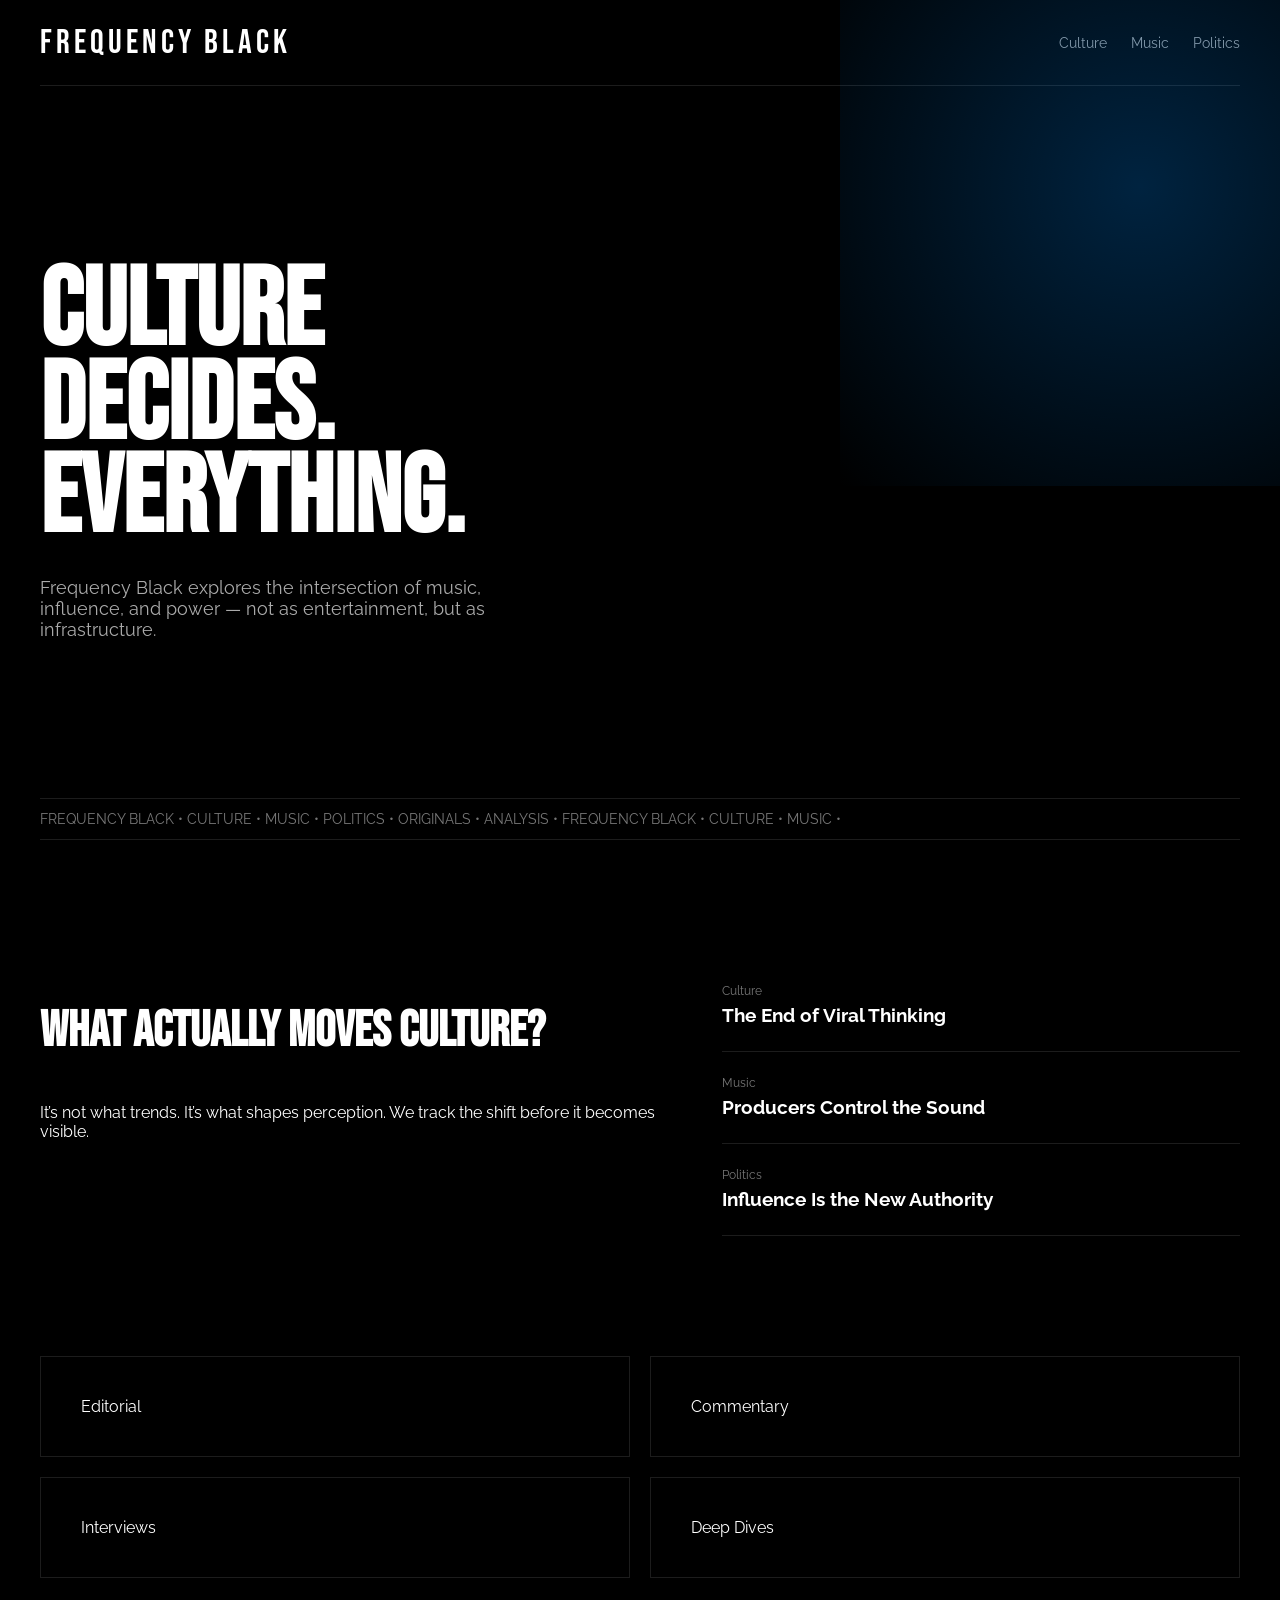
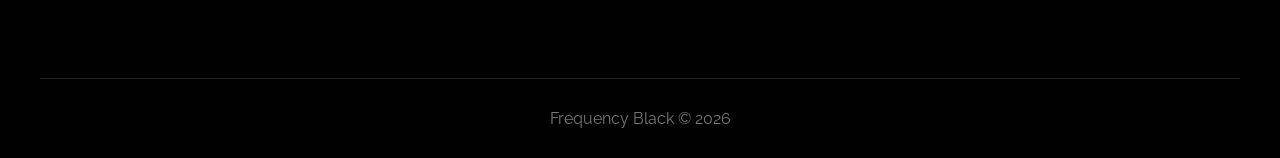
<file: Websites/Frequency Black/Frequency Black/index.html>
<!DOCTYPE html>
<html lang="en">
<head>
<meta charset="UTF-8">
<meta name="viewport" content="width=device-width, initial-scale=1.0">
<title>Frequency Black</title>

<link href="https://fonts.googleapis.com/css2?family=Bebas+Neue&family=Raleway:wght@300;400;600&display=swap" rel="stylesheet">

<style>
:root{
  --black:#000;
  --charcoal:#111;
  --blue:#008CFF;
  --white:#fff;
  --gray:#999;
  --line:#1c1c1c;
}

body{
  margin:0;
  font-family:'Raleway', sans-serif;
  background:var(--black);
  color:var(--white);
}

/* CONTAINER */
.container{
  max-width:1200px;
  margin:auto;
  padding:0 20px;
}

/* NAV */
nav{
  position:sticky;
  top:0;
  background:rgba(0,0,0,0.85);
  backdrop-filter:blur(10px);
  border-bottom:1px solid var(--line);
  display:flex;
  justify-content:space-between;
  align-items:center;
  padding:22px 0;
}

.logo{
  font-family:'Bebas Neue', sans-serif;
  font-size:34px;
  letter-spacing:4px;
}

.menu a{
  margin-left:20px;
  text-decoration:none;
  color:var(--gray);
  font-size:14px;
}

.menu a:hover{
  color:var(--blue);
}

/* HERO */
.hero{
  padding:180px 0 140px;
  position:relative;
}

.hero h1{
  font-family:'Bebas Neue', sans-serif;
  font-size:110px;
  line-height:0.85;
  margin:0;
}

.hero p{
  margin-top:30px;
  max-width:500px;
  color:#aaa;
  font-size:18px;
}

/* GLOW */
.hero::after{
  content:"";
  position:absolute;
  right:-200px;
  top:-200px;
  width:600px;
  height:600px;
  background:radial-gradient(circle, rgba(0,140,255,0.25), transparent);
}

/* STRIP */
.strip{
  overflow:hidden;
  border-top:1px solid var(--line);
  border-bottom:1px solid var(--line);
}

.strip-track{
  white-space:nowrap;
  animation:scroll 20s linear infinite;
  padding:12px 0;
  color:#777;
  font-size:14px;
}

@keyframes scroll{
  from{transform:translateX(0);}
  to{transform:translateX(-50%);}
}

/* FEATURE */
.feature{
  display:grid;
  grid-template-columns:1.2fr 1fr;
  gap:60px;
  padding:120px 0;
}

.feature h2{
  font-family:'Bebas Neue', sans-serif;
  font-size:50px;
}

.cards .card{
  border-bottom:1px solid var(--line);
  padding:20px 0;
  transition:all .3s ease;
}

.card:hover{
  transform:translateX(10px);
}

.card span{
  font-size:12px;
  color:#777;
}

.card h3{
  margin:5px 0;
}

/* GRID */
.grid{
  display:grid;
  grid-template-columns:repeat(2,1fr);
  gap:20px;
  padding-bottom:100px;
}

.grid div{
  border:1px solid var(--line);
  padding:40px;
  transition:all .3s ease;
}

.grid div:hover{
  border-color:var(--blue);
  transform:translateY(-5px);
}

/* FOOTER */
footer{
  border-top:1px solid var(--line);
  text-align:center;
  padding:30px;
  color:#777;
}

/* MOBILE */
@media(max-width:768px){
  .hero h1{font-size:60px;}
  .feature{grid-template-columns:1fr;}
  .grid{grid-template-columns:1fr;}
}
</style>
</head>

<body>

<div class="container">

<!-- NAV -->
<nav>
  <div class="logo">FREQUENCY BLACK</div>
  <div class="menu">
    <a href="#">Culture</a>
    <a href="#">Music</a>
    <a href="#">Politics</a>
  </div>
</nav>

<!-- HERO -->
<section class="hero">
  <h1>
    Culture<br>
    Decides.<br>
    Everything.
  </h1>
  <p>
    Frequency Black explores the intersection of music, influence, and power —
    not as entertainment, but as infrastructure.
  </p>
</section>

<!-- STRIP -->
<div class="strip">
  <div class="strip-track">
    FREQUENCY BLACK • CULTURE • MUSIC • POLITICS • ORIGINALS • ANALYSIS • FREQUENCY BLACK • CULTURE • MUSIC •
  </div>
</div>

<!-- FEATURE -->
<section class="feature">
  <div>
    <h2>What Actually Moves Culture?</h2>
    <p>
      It’s not what trends. It’s what shapes perception. We track the shift before it becomes visible.
    </p>
  </div>

  <div class="cards">
    <div class="card">
      <span>Culture</span>
      <h3>The End of Viral Thinking</h3>
    </div>
    <div class="card">
      <span>Music</span>
      <h3>Producers Control the Sound</h3>
    </div>
    <div class="card">
      <span>Politics</span>
      <h3>Influence Is the New Authority</h3>
    </div>
  </div>
</section>

<!-- GRID -->
<section class="grid">
  <div>Editorial</div>
  <div>Commentary</div>
  <div>Interviews</div>
  <div>Deep Dives</div>
</section>

<footer>
  Frequency Black © 2026
</footer>

</div>

</body>
</html>
</file>
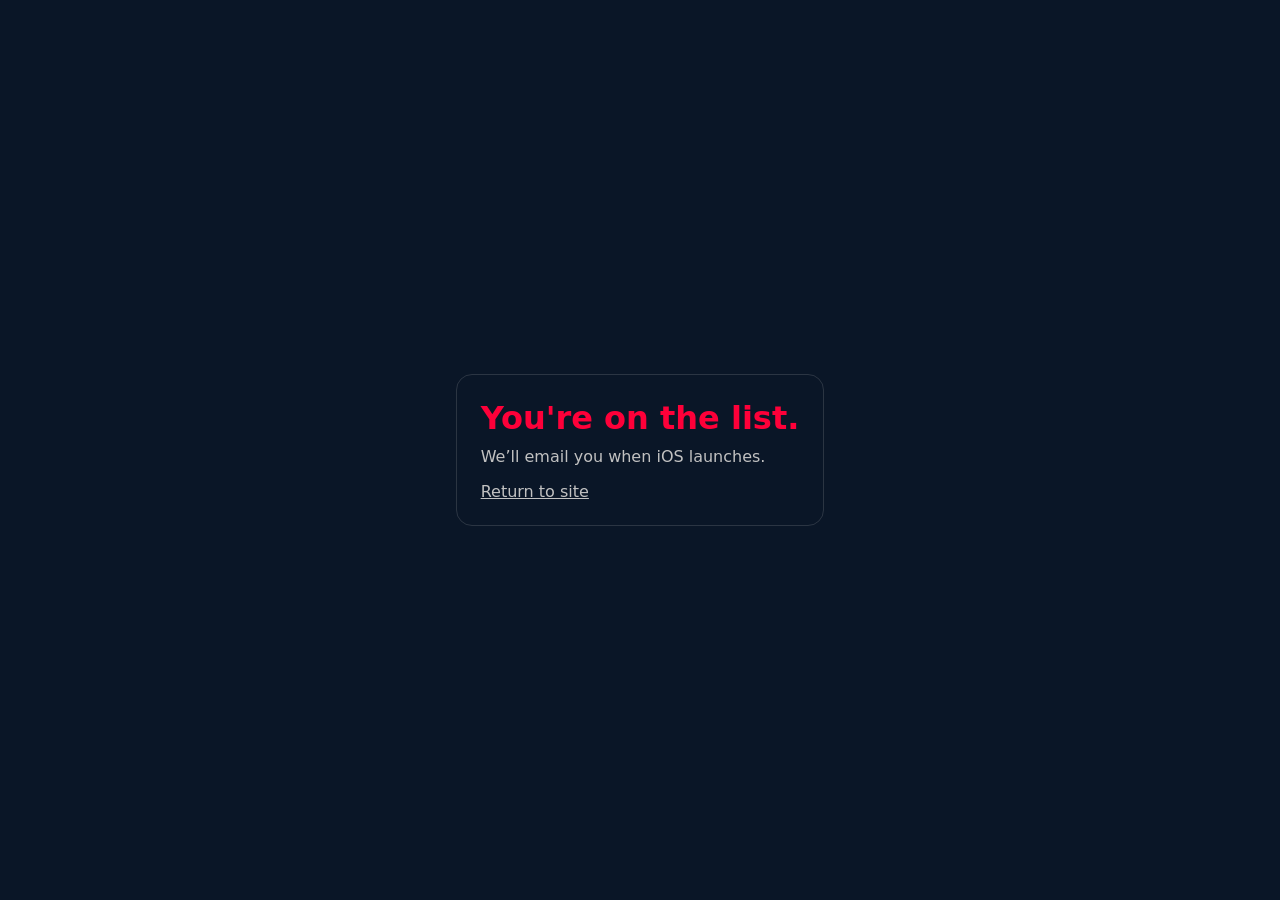
<file: Websites/Fandamonium/thanks.html>
<!doctype html>
<html lang="en">
<head>
  <meta charset="utf-8" />
  <meta name="viewport" content="width=device-width,initial-scale=1" />
  <title>Thanks — Fandamonium</title>
</head>
<body style="margin:0; background:#0A1627; color:#C1C1C1; font-family:system-ui; display:flex; align-items:center; justify-content:center; height:100vh;">
  <div style="max-width:560px; padding:24px; border:1px solid rgba(193,193,193,.18); border-radius:16px;">
    <h1 style="margin:0 0 10px; color:#FE0039;">You're on the list.</h1>
    <p style="margin:0 0 16px;">We’ll email you when iOS launches.</p>
    <a href="/" style="color:#C1C1C1;">Return to site</a>
  </div>
</body>
</html>
</file>
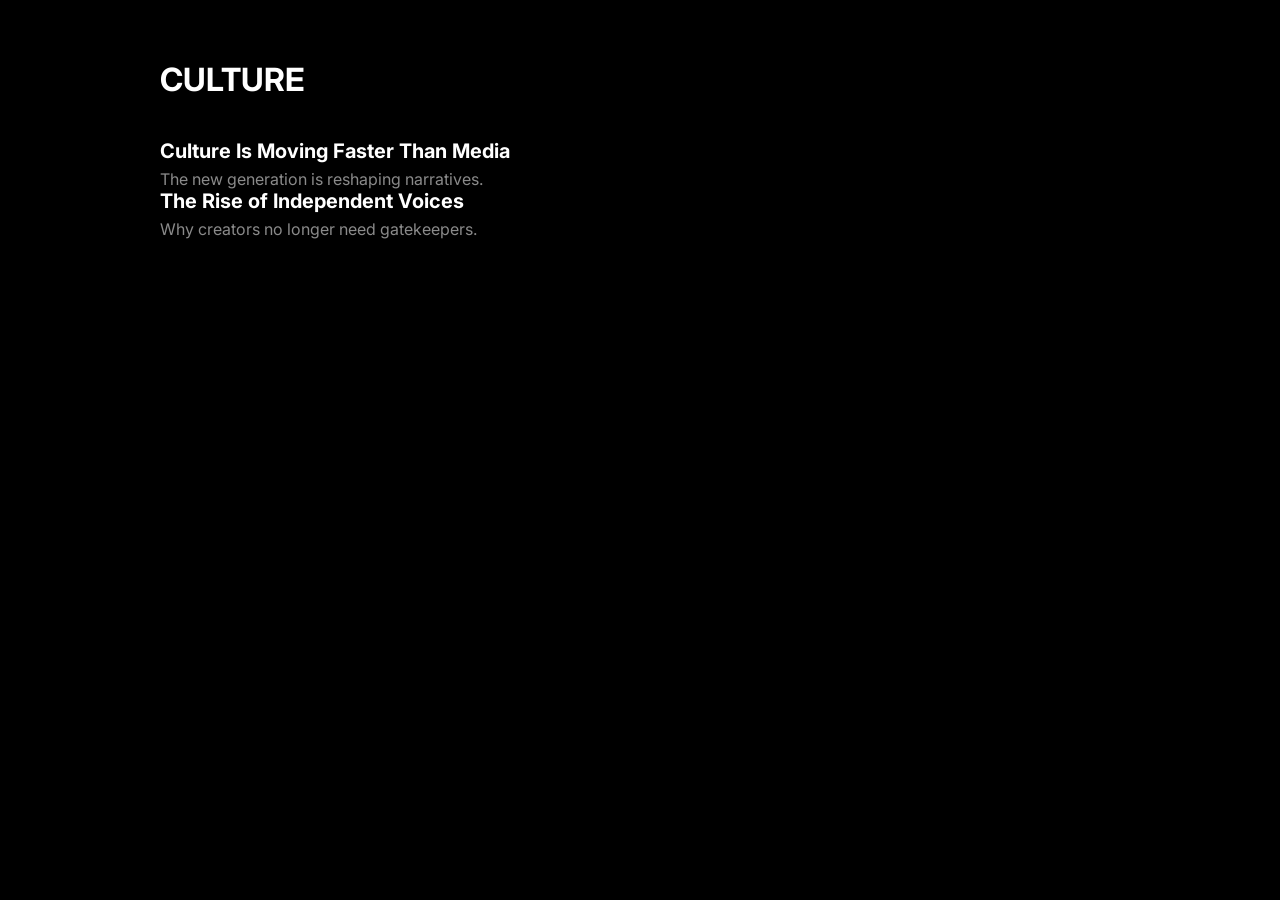
<file: Websites/Frequency Black/culture.html>
<!DOCTYPE html>
<html lang="en">
<head>
<meta charset="UTF-8">
<meta name="viewport" content="width=device-width, initial-scale=1.0">
<title>Culture | Frequency Black</title>

<link href="https://fonts.googleapis.com/css2?family=Inter:wght@400;600;700;800&display=swap" rel="stylesheet">

<style>

*{margin:0;padding:0;box-sizing:border-box;font-family:'Inter',sans-serif;}
body{background:#000;color:#fff;}
a{color:#fff;text-decoration:none;}

.container{max-width:1000px;margin:auto;padding:60px 20px;}

h1{font-size:32px;margin-bottom:40px;}

.article{
padding:20px 0;border-bottom:1px solid #1a1a1a;
}

.article h3{font-size:20px;margin-bottom:6px;}
.article p{color:#8A8A8A;}

.article:hover h3{color:#008CFF;}

</style>
</head>

<body>

<div class="container">

<h1>CULTURE</h1>

<a href="article.html" class="article">
<h3>Culture Is Moving Faster Than Media</h3>
<p>The new generation is reshaping narratives.</p>
</a>

<a href="article.html" class="article">
<h3>The Rise of Independent Voices</h3>
<p>Why creators no longer need gatekeepers.</p>
</a>

</div>

</body>
</html>
</file>
